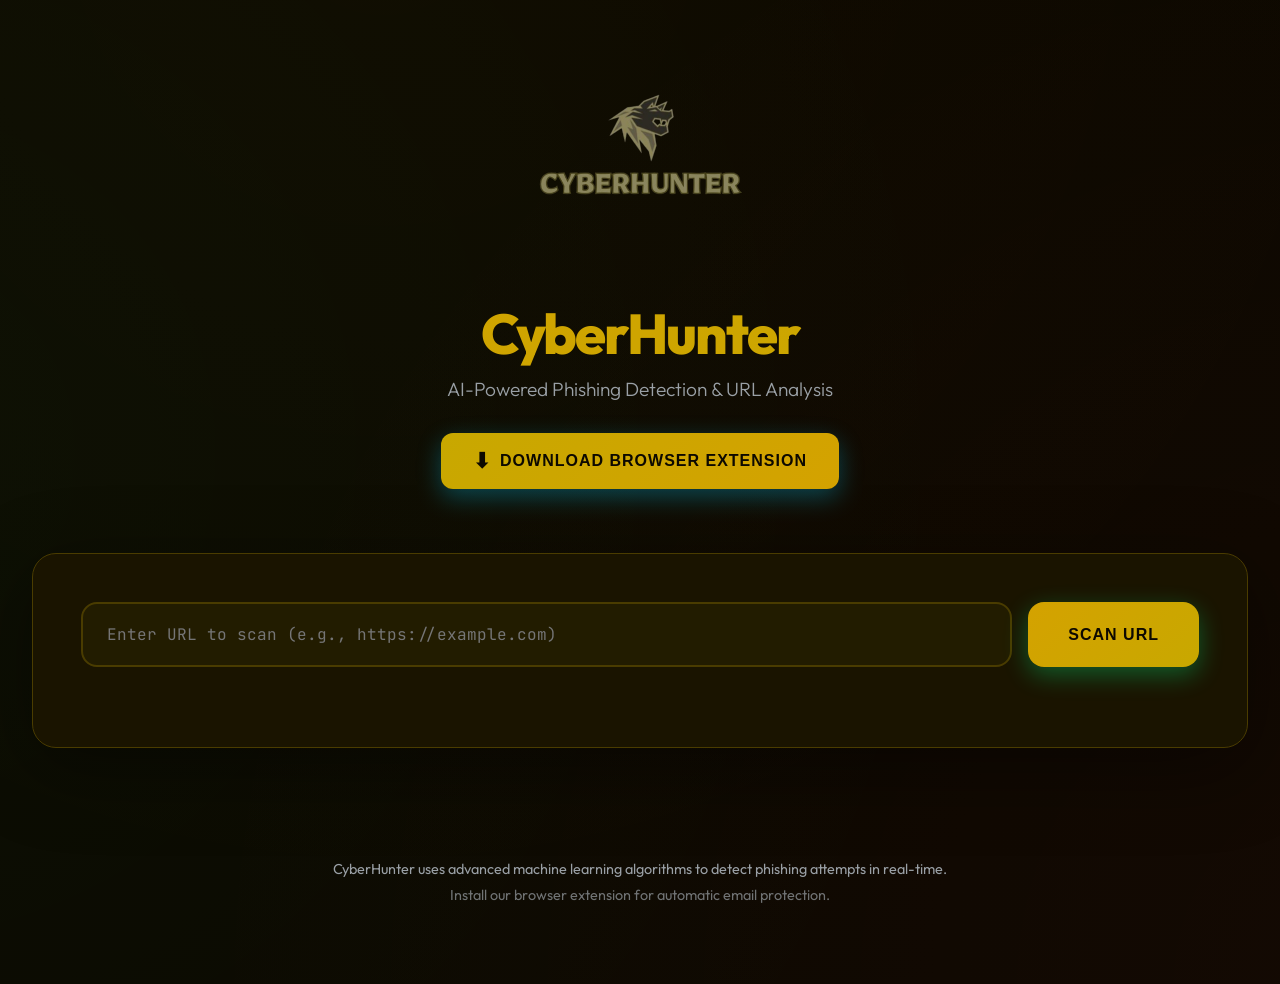
<file: index.html>
<!DOCTYPE html>
<html lang="en">
<head>
    <meta charset="UTF-8">
    <meta name="viewport" content="width=device-width, initial-scale=1.0">
    <title>CyberHunter</title>
    <link href="https://fonts.googleapis.com/css2?family=JetBrains+Mono:wght@400;600;700&family=Outfit:wght@300;400;600;800&display=swap" rel="stylesheet">
    <style>
        :root {
            --primary: #d4a200;
            --danger: #ff3366;
            --warning: #ffaa00;
            --bg-dark: #0d0900;
            --bg-card: #1a1400;
            --bg-input: #221c00;
            --text-primary: #c8a800;
            --text-secondary: #9aa0a6;
            --border: #4a3c00;
            --glow: rgba(0, 255, 136, 0.3);
        }

        * {
            margin: 0;
            padding: 0;
            box-sizing: border-box;
        }

        body {
            font-family: 'Outfit', sans-serif;
            background: var(--bg-dark);
            color: var(--text-primary);
            min-height: 100vh;
            position: relative;
            overflow-x: hidden;
        }

        /* Animated background */
        body::before {
            content: '';
            position: fixed;
            top: -50%;
            left: -50%;
            width: 200%;
            height: 200%;
            background: 
                radial-gradient(circle at 20% 50%, rgba(0, 255, 136, 0.03) 0%, transparent 50%),
                radial-gradient(circle at 80% 80%, rgba(255, 51, 102, 0.03) 0%, transparent 50%),
                radial-gradient(circle at 40% 20%, rgba(255, 170, 0, 0.02) 0%, transparent 50%);
            animation: backgroundShift 30s ease infinite;
            z-index: 0;
        }

        @keyframes backgroundShift {
            0%, 100% { transform: translate(0, 0) rotate(0deg); }
            50% { transform: translate(5%, 5%) rotate(5deg); }
        }

        .container {
            max-width: 1400px;
            margin: 0 auto;
            padding: 2rem;
            position: relative;
            z-index: 1;
        }

        /* Header */
        header {
            text-align: center;
            margin-bottom: 4rem;
            animation: fadeInDown 0.8s ease;
        }

        @keyframes fadeInDown {
            from {
                opacity: 0;
                transform: translateY(-30px);
            }
            to {
                opacity: 1;
                transform: translateY(0);
            }
        }

        .logo {
            display: flex;
            align-items: center;
            justify-content: center;
            gap: 1rem;
            margin-bottom: 1rem;
        }

        .logo-icon {
            width: 60px;
            height: 60px;
            background: linear-gradient(135deg, var(--primary), #c8a800);
            border-radius: 16px;
            display: flex;
            align-items: center;
            justify-content: center;
            font-size: 2rem;
            box-shadow: 0 8px 32px rgba(0, 255, 136, 0.3);
            animation: pulse 3s ease-in-out infinite;
        }

        @keyframes pulse {
            0%, 100% { transform: scale(1); box-shadow: 0 8px 32px rgba(0, 255, 136, 0.3); }
            50% { transform: scale(1.05); box-shadow: 0 12px 48px rgba(0, 255, 136, 0.5); }
        }

        h1 {
            font-size: 3.5rem;
            font-weight: 800;
            background: linear-gradient(135deg, var(--primary), #c8a800);
            -webkit-background-clip: text;
            -webkit-text-fill-color: transparent;
            background-clip: text;
            letter-spacing: -2px;
        }

        .tagline {
            color: var(--text-secondary);
            font-size: 1.2rem;
            margin-top: 0.5rem;
            font-weight: 300;
        }

        .download-extension-btn {
            margin-top: 2rem;
            padding: 1rem 2rem;
            background: linear-gradient(135deg, #c8a800, var(--primary));
            border: none;
            border-radius: 12px;
            color: var(--bg-dark);
            font-size: 1rem;
            font-weight: 700;
            cursor: pointer;
            transition: all 0.3s ease;
            text-transform: uppercase;
            letter-spacing: 1px;
            box-shadow: 0 8px 24px rgba(0, 204, 255, 0.3);
            display: inline-flex;
            align-items: center;
            gap: 0.5rem;
        }

        .download-extension-btn:hover {
            transform: translateY(-3px);
            box-shadow: 0 12px 32px rgba(0, 204, 255, 0.5);
        }

        .download-extension-btn:active {
            transform: translateY(-1px);
        }

        .download-icon {
            font-size: 1.3rem;
            animation: bounce 2s ease-in-out infinite;
        }

        @keyframes bounce {
            0%, 100% { transform: translateY(0); }
            50% { transform: translateY(-5px); }
        }

        /* Main Scanner */
        .scanner-section {
            background: var(--bg-card);
            border-radius: 24px;
            padding: 3rem;
            border: 1px solid var(--border);
            margin-bottom: 3rem;
            box-shadow: 0 20px 80px rgba(0, 0, 0, 0.4);
            animation: fadeInUp 0.8s ease 0.2s backwards;
        }

        @keyframes fadeInUp {
            from {
                opacity: 0;
                transform: translateY(30px);
            }
            to {
                opacity: 1;
                transform: translateY(0);
            }
        }

        .url-input-group {
            display: flex;
            gap: 1rem;
            margin-bottom: 2rem;
        }

        .url-input {
            flex: 1;
            padding: 1.25rem 1.5rem;
            background: var(--bg-input);
            border: 2px solid var(--border);
            border-radius: 16px;
            color: var(--text-primary);
            font-size: 1rem;
            font-family: 'JetBrains Mono', monospace;
            transition: all 0.3s ease;
        }

        .url-input:focus {
            outline: none;
            border-color: var(--primary);
            box-shadow: 0 0 0 4px var(--glow);
        }

        .scan-btn {
            padding: 1.25rem 2.5rem;
            background: linear-gradient(135deg, var(--primary), #c8a800);
            border: none;
            border-radius: 16px;
            color: var(--bg-dark);
            font-size: 1rem;
            font-weight: 700;
            cursor: pointer;
            transition: all 0.3s ease;
            text-transform: uppercase;
            letter-spacing: 1px;
            box-shadow: 0 8px 24px rgba(0, 255, 136, 0.3);
        }

        .scan-btn:hover {
            transform: translateY(-2px);
            box-shadow: 0 12px 32px rgba(0, 255, 136, 0.5);
        }

        .scan-btn:active {
            transform: translateY(0);
        }

        .scan-btn:disabled {
            opacity: 0.5;
            cursor: not-allowed;
            transform: none;
        }

        /* Results Section */
        .results {
            display: none;
            animation: fadeInUp 0.5s ease;
        }

        .results.show {
            display: block;
        }

        .result-header {
            display: flex;
            align-items: center;
            gap: 1.5rem;
            padding: 2rem;
            border-radius: 16px;
            margin-bottom: 2rem;
        }

        .result-header.safe {
            background: linear-gradient(135deg, rgba(0, 255, 136, 0.1), rgba(0, 204, 255, 0.05));
            border: 2px solid rgba(0, 255, 136, 0.3);
        }

        .result-header.danger {
            background: linear-gradient(135deg, rgba(255, 51, 102, 0.1), rgba(255, 0, 85, 0.05));
            border: 2px solid rgba(255, 51, 102, 0.3);
        }

        .result-header.warning {
            background: linear-gradient(135deg, rgba(255, 170, 0, 0.1), rgba(255, 200, 0, 0.05));
            border: 2px solid rgba(255, 170, 0, 0.3);
        }

        .result-icon {
            width: 80px;
            height: 80px;
            border-radius: 50%;
            display: flex;
            align-items: center;
            justify-content: center;
            font-size: 2.5rem;
            flex-shrink: 0;
        }

        .safe .result-icon {
            background: rgba(0, 255, 136, 0.2);
        }

        .danger .result-icon {
            background: rgba(255, 51, 102, 0.2);
        }

        .warning .result-icon {
            background: rgba(255, 170, 0, 0.2);
        }

        .result-content h2 {
            font-size: 2rem;
            margin-bottom: 0.5rem;
        }

        .confidence-score {
            font-family: 'JetBrains Mono', monospace;
            font-size: 1.1rem;
            opacity: 0.9;
        }

        /* Feature Analysis */
        .feature-grid {
            display: grid;
            grid-template-columns: repeat(auto-fit, minmax(300px, 1fr));
            gap: 1.5rem;
            margin-top: 2rem;
        }

        .feature-card {
            background: var(--bg-input);
            padding: 1.5rem;
            border-radius: 16px;
            border: 1px solid var(--border);
            transition: all 0.3s ease;
        }

        .feature-card:hover {
            border-color: var(--primary);
            transform: translateY(-4px);
            box-shadow: 0 8px 24px rgba(0, 255, 136, 0.1);
        }

        .feature-header {
            display: flex;
            justify-content: space-between;
            align-items: center;
            margin-bottom: 1rem;
        }

        .feature-title {
            font-weight: 600;
            font-size: 1rem;
        }

        .feature-status {
            padding: 0.25rem 0.75rem;
            border-radius: 8px;
            font-size: 0.75rem;
            font-weight: 600;
            text-transform: uppercase;
            letter-spacing: 0.5px;
        }

        .status-safe {
            background: rgba(0, 255, 136, 0.2);
            color: var(--primary);
        }

        .status-danger {
            background: rgba(255, 51, 102, 0.2);
            color: var(--danger);
        }

        .status-warning {
            background: rgba(255, 170, 0, 0.2);
            color: var(--warning);
        }

        .feature-value {
            font-family: 'JetBrains Mono', monospace;
            color: var(--text-secondary);
            font-size: 0.9rem;
        }

        /* Loading Animation */
        .loading {
            text-align: center;
            padding: 3rem 0;
            display: none;
        }

        .loading.show {
            display: block;
        }

        .loading-spinner {
            width: 60px;
            height: 60px;
            border: 4px solid var(--border);
            border-top-color: var(--primary);
            border-radius: 50%;
            animation: spin 1s linear infinite;
            margin: 0 auto 1.5rem;
        }

        @keyframes spin {
            to { transform: rotate(360deg); }
        }

        /* Stats Bar */
        .stats-bar {
            display: grid;
            grid-template-columns: repeat(auto-fit, minmax(200px, 1fr));
            gap: 2rem;
            margin-bottom: 3rem;
            animation: fadeInUp 0.8s ease 0.4s backwards;
        }

        .stat-card {
            background: var(--bg-card);
            padding: 2rem;
            border-radius: 16px;
            border: 1px solid var(--border);
            text-align: center;
        }

        .stat-value {
            font-size: 2.5rem;
            font-weight: 800;
            background: linear-gradient(135deg, var(--primary), #c8a800);
            -webkit-background-clip: text;
            -webkit-text-fill-color: transparent;
            background-clip: text;
            margin-bottom: 0.5rem;
        }

        .stat-label {
            color: var(--text-secondary);
            font-size: 0.9rem;
            text-transform: uppercase;
            letter-spacing: 1px;
        }

        /* Footer */
        footer {
            text-align: center;
            padding: 3rem 0;
            color: var(--text-secondary);
            font-size: 0.9rem;
            margin-top: 4rem;
        }

        /* Extension Modal */
        .extension-modal {
            display: none;
            position: fixed;
            top: 0;
            left: 0;
            width: 100%;
            height: 100%;
            background: rgba(0, 0, 0, 0.8);
            z-index: 1000;
            align-items: center;
            justify-content: center;
            animation: fadeIn 0.3s ease;
        }

        .extension-modal.show {
            display: flex;
        }

        @keyframes fadeIn {
            from { opacity: 0; }
            to { opacity: 1; }
        }

        .modal-content {
            background: var(--bg-card);
            border-radius: 24px;
            padding: 3rem;
            max-width: 600px;
            width: 90%;
            border: 2px solid var(--border);
            box-shadow: 0 20px 80px rgba(0, 0, 0, 0.5);
            animation: slideUp 0.3s ease;
            position: relative;
        }

        @keyframes slideUp {
            from {
                opacity: 0;
                transform: translateY(30px);
            }
            to {
                opacity: 1;
                transform: translateY(0);
            }
        }

        .modal-close {
            position: absolute;
            top: 1.5rem;
            right: 1.5rem;
            background: var(--bg-input);
            border: none;
            width: 40px;
            height: 40px;
            border-radius: 50%;
            color: var(--text-primary);
            font-size: 1.5rem;
            cursor: pointer;
            transition: all 0.3s ease;
            display: flex;
            align-items: center;
            justify-content: center;
        }

        .modal-close:hover {
            background: var(--danger);
            transform: rotate(90deg);
        }

        .modal-header {
            font-size: 1.8rem;
            font-weight: 700;
            margin-bottom: 1.5rem;
            background: linear-gradient(135deg, var(--primary), #c8a800);
            -webkit-background-clip: text;
            -webkit-text-fill-color: transparent;
            background-clip: text;
        }

        .modal-steps {
            list-style: none;
            counter-reset: step-counter;
        }

        .modal-steps li {
            counter-increment: step-counter;
            margin-bottom: 0.6rem;
            padding-left: 2rem;
            position: relative;
            line-height: 1.4;
            font-size: 0.82rem;
            color: var(--text-secondary);
        }

        .modal-steps li::before {
            content: counter(step-counter);
            position: absolute;
            left: 0;
            top: 0;
            width: 20px;
            height: 20px;
            background: linear-gradient(135deg, var(--primary), #c8a800);
            border-radius: 50%;
            display: flex;
            align-items: center;
            justify-content: center;
            font-weight: 700;
            font-size: 0.7rem;
            color: var(--bg-dark);
        }

        .modal-code {
            background: var(--bg-input);
            padding: 0.3rem 0.6rem;
            border-radius: 6px;
            font-family: 'JetBrains Mono', monospace;
            font-size: 0.75rem;
            color: var(--primary);
            margin: 0.25rem 0;
            border: 1px solid var(--border);
            display: inline-block;
        }

        .modal-note {
            background: rgba(255, 170, 0, 0.08);
            border: 1px solid rgba(255, 170, 0, 0.25);
            padding: 0.6rem 0.8rem;
            border-radius: 8px;
            margin-top: 0.75rem;
            font-size: 0.78rem;
            line-height: 1.4;
            color: var(--text-secondary);
        }

        /* Auth section inside modal */
        .modal-auth-divider {
            border: none;
            border-top: 1px solid var(--border);
            margin: 1.5rem 0;
        }

        .modal-auth-title {
            font-size: 1rem;
            font-weight: 600;
            color: var(--text-secondary);
            text-align: center;
            margin-bottom: 1rem;
        }

        .modal-auth-tabs {
            display: flex;
            gap: 0.5rem;
            margin-bottom: 1.25rem;
        }

        .modal-auth-tab {
            flex: 1;
            padding: 0.6rem;
            background: var(--bg-input);
            border: 1px solid var(--border);
            border-radius: 8px;
            color: var(--text-secondary);
            font-size: 0.9rem;
            font-weight: 600;
            cursor: pointer;
            transition: all 0.2s;
        }

        .modal-auth-tab.active {
            background: linear-gradient(135deg, var(--primary), #c8a800);
            color: var(--bg-dark);
            border-color: transparent;
        }

        .modal-auth-form {
            display: none;
            flex-direction: column;
            gap: 0.75rem;
        }

        .modal-auth-form.active { display: flex; }

        .modal-auth-input {
            padding: 0.75rem 1rem;
            background: var(--bg-input);
            border: 1px solid var(--border);
            border-radius: 10px;
            color: var(--text-primary);
            font-size: 0.9rem;
            outline: none;
            transition: border-color 0.2s;
        }

        .modal-auth-input:focus { border-color: var(--primary); }

        .modal-auth-submit {
            padding: 0.75rem;
            background: linear-gradient(135deg, var(--primary), #c8a800);
            border: none;
            border-radius: 10px;
            color: var(--bg-dark);
            font-size: 0.95rem;
            font-weight: 700;
            cursor: pointer;
            transition: opacity 0.2s;
        }

        .modal-auth-submit:hover { opacity: 0.85; }

        .modal-auth-msg {
            text-align: center;
            font-size: 0.85rem;
            min-height: 1.2em;
        }

        .modal-auth-msg.success { color: var(--primary); }
        .modal-auth-msg.error   { color: var(--danger); }

        .modal-logged-in {
            display: none;
            align-items: center;
            gap: 1rem;
            background: var(--bg-input);
            border-radius: 12px;
            padding: 1rem;
            border: 1px solid var(--border);
        }

        .modal-logged-in.show { display: flex; }

        .modal-logged-avatar {
            width: 44px;
            height: 44px;
            border-radius: 50%;
            background: linear-gradient(135deg, var(--primary), #c8a800);
            display: flex;
            align-items: center;
            justify-content: center;
            font-weight: 700;
            color: var(--bg-dark);
            font-size: 1.1rem;
            flex-shrink: 0;
        }

        .modal-logged-info { flex: 1; }
        .modal-logged-name { font-weight: 700; font-size: 0.95rem; }
        .modal-logged-email { font-size: 0.8rem; color: var(--text-secondary); }

        .modal-signout-btn {
            background: none;
            border: 1px solid var(--border);
            color: var(--text-secondary);
            padding: 0.4rem 0.8rem;
            border-radius: 8px;
            font-size: 0.8rem;
            cursor: pointer;
            transition: all 0.2s;
        }

        .modal-signout-btn:hover { border-color: var(--danger); color: var(--danger); }

        @media (max-width: 768px) {
            h1 {
                font-size: 2.5rem;
            }

            .url-input-group {
                flex-direction: column;
            }

            .scanner-section {
                padding: 2rem 1.5rem;
            }

            .feature-grid {
                grid-template-columns: 1fr;
            }

            .modal-content {
                padding: 2rem 1.5rem;
            }

            .download-extension-btn {
                font-size: 0.9rem;
                padding: 0.875rem 1.5rem;
            }
        }
    </style>
</head>
<body>
    <div class="container">
        <header>
            <div class="logo">
                <img src="Cyberhunter_web.png" alt="CyberHunter Logo" style="width:250px;height:250px;object-fit:contain;">
            </div>
            <h1>CyberHunter</h1>
            <p class="tagline">AI-Powered Phishing Detection & URL Analysis</p>
            <button class="download-extension-btn" id="downloadExtensionBtn">
                <span class="download-icon">⬇</span>
                Download Browser Extension
            </button>
        </header>


        <div class="scanner-section">
            <div class="url-input-group">
                <input 
                    type="text" 
                    class="url-input" 
                    id="urlInput" 
                    placeholder="Enter URL to scan (e.g., https://example.com)"
                    autocomplete="off"
                >
                <button class="scan-btn" id="scanBtn">Scan URL</button>
            </div>

            <div class="loading" id="loading">
                <div class="loading-spinner"></div>
                <p>Scanning...</p>
            </div>

            <div class="results" id="results">
                <div class="result-header" id="resultHeader">
                    <div class="result-icon" id="resultIcon">✓</div>
                    <div class="result-content">
                        <h2 id="resultTitle">Safe Website</h2>
                        <p class="confidence-score">Risk Score: <span id="confidence">95.2%</span></p>
                    </div>
                </div>

                <div class="feature-grid" id="featureGrid">
                    <!-- Features will be populated dynamically -->
                </div>
            </div>
        </div>

        <footer>
            <p>CyberHunter uses advanced machine learning algorithms to detect phishing attempts in real-time.</p>
            <p style="margin-top: 0.5rem; opacity: 0.7;">Install our browser extension for automatic email protection.</p>
        </footer>
    </div>

    <!-- Extension Installation Modal -->
    <div class="extension-modal" id="extensionModal">
        <div class="modal-content">
            <button class="modal-close" id="modalClose">×</button>
            <h2 class="modal-header">🛡️ Install CyberHunter Extension</h2>

            <!-- Auth (top) -->
            <p class="modal-auth-title">Sign in to use the extension</p>

            <!-- Logged-in state -->
            <div class="modal-logged-in" id="modalLoggedIn">
                <div class="modal-logged-avatar" id="modalAvatar">U</div>
                <div class="modal-logged-info">
                    <div class="modal-logged-name" id="modalUserName">User</div>
                    <div class="modal-logged-email" id="modalUserEmail"></div>
                </div>
                <button class="modal-signout-btn" id="modalSignOut">Sign Out</button>
            </div>

            <!-- Auth forms -->
            <div id="modalAuthForms">
                <div class="modal-auth-tabs">
                    <button class="modal-auth-tab active" id="tabLogin">Log In</button>
                    <button class="modal-auth-tab" id="tabSignup">Sign Up</button>
                </div>

                <form class="modal-auth-form active" id="loginForm">
                    <input class="modal-auth-input" type="email" id="loginEmail" placeholder="Email" required>
                    <input class="modal-auth-input" type="password" id="loginPassword" placeholder="Password" required>
                    <button class="modal-auth-submit" type="submit">Log In</button>
                    <div class="modal-auth-msg" id="loginMsg"></div>
                </form>

                <form class="modal-auth-form" id="signupForm">
                    <input class="modal-auth-input" type="text" id="signupName" placeholder="Full Name" required>
                    <input class="modal-auth-input" type="email" id="signupEmail" placeholder="Email" required>
                    <input class="modal-auth-input" type="password" id="signupPassword" placeholder="Password (min 6 chars)" required>
                    <button class="modal-auth-submit" type="submit">Create Account</button>
                    <div class="modal-auth-msg" id="signupMsg"></div>
                </form>
            </div>

            <hr class="modal-auth-divider">

            <!-- Installation steps (compact) -->
            <ul class="modal-steps">
                <li><strong>Extract the ZIP file</strong> to a folder on your computer</li>
                <li>Open Chrome/Edge → <span class="modal-code">chrome://extensions</span></li>
                <li>Enable <strong>"Developer mode"</strong> (top-right toggle)</li>
                <li>Click <strong>"Load unpacked"</strong> and select the extracted folder</li>
                <li>CyberHunter is now installed and active! 🎉</li>
            </ul>

            <div class="modal-note">
                <strong>⚠️</strong> Keep the ML server running: <span class="modal-code">python ml-model/api_server.py</span>
            </div>
        </div>
    </div>

    <script>
        // API Configuration
        const API_URL = 'http://localhost:5000/api/analyze';

        // ML Feature Extraction Functions (Fallback - API does the real work)
        class PhishingDetector {
            constructor() {
                this.suspiciousKeywords = [
                    'verify', 'account', 'suspended', 'urgent', 'confirm', 'update',
                    'security', 'click', 'login', 'password', 'banking', 'paypal',
                    'amazon', 'winner', 'prize', 'free', 'claim', 'limited'
                ];
                this.suspiciousTLDs = ['.tk', '.ml', '.ga', '.cf', '.gq', '.xyz', '.top'];
                this.legitimateTLDs = ['.com', '.org', '.edu', '.gov', '.net'];
            }

            async analyzeURL(url) {
                try {
                    const urlObj = new URL(url);
                    
                    // Extract features
                    const features = {
                        urlLength: this.analyzeURLLength(url),
                        suspiciousCharacters: this.analyzeSuspiciousChars(url),
                        httpsEnabled: this.analyzeHTTPS(urlObj),
                        subdomainCount: this.analyzeSubdomains(urlObj.hostname),
                        suspiciousKeywords: this.analyzeKeywords(url),
                        ipAddress: this.hasIPAddress(urlObj.hostname),
                        urlShortener: this.isURLShortener(urlObj.hostname),
                        tldRisk: this.analyzeTLD(urlObj.hostname),
                        homographAttack: this.detectHomograph(urlObj.hostname)
                    };

                    // Calculate risk score
                    const riskScore = this.calculateRiskScore(features);
                    
                    return {
                        features,
                        riskScore,
                        classification: this.classifyRisk(riskScore)
                    };
                } catch (error) {
                    throw new Error('Invalid URL format');
                }
            }

            analyzeURLLength(url) {
                const length = url.length;
                let risk = 'safe';
                let status = 'Normal length';
                
                if (length > 75) {
                    risk = 'danger';
                    status = `Unusually long (${length} chars)`;
                } else if (length > 54) {
                    risk = 'warning';
                    status = `Moderately long (${length} chars)`;
                } else {
                    status = `Normal (${length} chars)`;
                }

                return { risk, value: status, score: length > 75 ? 0.8 : length > 54 ? 0.4 : 0 };
            }


            analyzeSuspiciousChars(url) {
                // Check for @ in URL (credential attack: http://google.com@evil.com)
                try {
                    const urlObj = new URL(url);
                    if (urlObj.username || url.indexOf('@') > url.indexOf('://') + 3) {
                        return {
                            risk: 'danger',
                            value: '@ symbol in URL - credential/redirect attack',
                            score: 0.9
                        };
                    }
                } catch(e) {}

                const suspiciousChars = ['-', '_'];
                let count = 0;

                suspiciousChars.forEach(char => {
                    count += (url.split(char).length - 1);
                });

                let risk = 'safe';
                let status = '';

                if (count > 5) {
                    risk = 'danger';
                    status = `Many suspicious chars (${count})`;
                } else if (count > 2) {
                    risk = 'warning';
                    status = `Some suspicious chars (${count})`;
                } else {
                    risk = 'safe';
                    status = `Minimal special chars (${count})`;
                }

                return { risk, value: status, score: count > 5 ? 0.6 : count > 2 ? 0.3 : 0 };
            }

            analyzeHTTPS(urlObj) {
                const hasHTTPS = urlObj.protocol === 'https:';
                return {
                    risk: hasHTTPS ? 'safe' : 'warning',
                    value: hasHTTPS ? 'HTTPS enabled' : 'HTTP only (no encryption)',
                    score: hasHTTPS ? -0.2 : 0.3
                };
            }

            analyzeSubdomains(hostname) {
                const parts = hostname.split('.');
                const subdomainCount = Math.max(0, parts.length - 2);

                let risk = 'safe';
                let status = '';

                if (subdomainCount > 3) {
                    risk = 'danger';
                    status = `Excessive subdomains (${subdomainCount})`;
                } else if (subdomainCount > 1) {
                    risk = 'warning';
                    status = `Multiple subdomains (${subdomainCount})`;
                } else {
                    risk = 'safe';
                    status = subdomainCount === 0 ? 'No subdomains' : '1 subdomain';
                }

                return { risk, value: status, score: subdomainCount > 3 ? 0.7 : subdomainCount > 1 ? 0.3 : 0 };
            }

            analyzeKeywords(url) {
                const urlLower = url.toLowerCase();
                const foundKeywords = this.suspiciousKeywords.filter(kw => urlLower.includes(kw));

                // Check for brand names in URL path targeting (e.g., evil.com/paypal/login)
                try {
                    const urlObj = new URL(url);
                    const path = urlObj.pathname.toLowerCase();
                    const brandNames = ['paypal', 'google', 'microsoft', 'apple', 'amazon',
                                        'netflix', 'facebook', 'chase', 'dhl', 'fedex', 'ebay'];
                    const loginWords = ['login', 'signin', 'sign-in', 'auth', 'verify', 'secure', 'account'];
                    const hasBrandInPath = brandNames.some(b => path.includes(b));
                    const hasLoginInPath = loginWords.some(w => path.includes(w));
                    const hostHasBrand = brandNames.some(b => urlObj.hostname.includes(b));

                    if (hasBrandInPath && !hostHasBrand) {
                        foundKeywords.push('brand-in-path');
                    }
                    if (hasBrandInPath && hasLoginInPath && !hostHasBrand) {
                        foundKeywords.push('phishing-login-page');
                    }
                } catch(e) {}

                let risk = 'safe';
                let status = '';

                if (foundKeywords.length > 2) {
                    risk = 'danger';
                    status = `High-risk keywords found: ${foundKeywords.join(', ')}`;
                } else if (foundKeywords.length > 0) {
                    risk = 'warning';
                    status = `Suspicious keywords: ${foundKeywords.join(', ')}`;
                } else {
                    risk = 'safe';
                    status = 'No suspicious keywords';
                }

                return { risk, value: status, score: foundKeywords.length > 2 ? 0.9 : foundKeywords.length > 0 ? 0.4 : 0 };
            }

            hasIPAddress(hostname) {
                const ipPattern = /^(\d{1,3}\.){3}\d{1,3}$/;
                const hasIP = ipPattern.test(hostname);

                return {
                    risk: hasIP ? 'danger' : 'safe',
                    value: hasIP ? 'Uses IP address instead of domain' : 'Uses domain name',
                    score: hasIP ? 0.8 : 0
                };
            }

            isURLShortener(hostname) {
                const shorteners = ['bit.ly', 'tinyurl.com', 'goo.gl', 't.co', 'ow.ly', 'is.gd'];
                const isShortener = shorteners.some(s => hostname.includes(s));

                return {
                    risk: isShortener ? 'warning' : 'safe',
                    value: isShortener ? 'URL shortener detected' : 'Direct URL',
                    score: isShortener ? 0.4 : 0
                };
            }

            analyzeTLD(hostname) {
                const tld = hostname.substring(hostname.lastIndexOf('.'));
                const isSuspicious = this.suspiciousTLDs.includes(tld);
                const isLegitimate = this.legitimateTLDs.includes(tld);

                let risk = 'safe';
                let status = `TLD: ${tld}`;

                if (isSuspicious) {
                    risk = 'danger';
                    status = `High-risk TLD: ${tld}`;
                } else if (!isLegitimate) {
                    risk = 'warning';
                    status = `Uncommon TLD: ${tld}`;
                }

                return { risk, value: status, score: isSuspicious ? 0.7 : !isLegitimate ? 0.2 : 0 };
            }

            detectHomograph(hostname) {
                // Detect potential homograph attacks (Punycode, lookalike characters, typosquatting)
                const hasPunycode = hostname.includes('xn--');
                const suspiciousChars = /[а-яА-Я]|[α-ωΑ-Ω]/; // Cyrillic or Greek
                const hasLookalike = suspiciousChars.test(hostname);

                // Detect number-letter substitution typosquatting
                const typoPatterns = [
                    'paypa1', 'paypai', 'paypal1',
                    'g00gle', 'g0ogle', 'go0gle', 'goog1e',
                    'micr0soft', 'micosoft', 'microsfot',
                    'appl3',
                    'amaz0n', 'ama0zon',
                    'faceb00k', 'fac3book',
                    'netf1ix', 'n3tflix',
                    'twitt3r',
                    'linkdin', 'l1nkedin',
                    'dh1', 'fed3x',
                    'ch4se', 'we11sfargo',
                    's0ephora', 'seph0ra', 'sephora1', 's3phora'
                ];

                let hasTyposquatting = false;
                const lowerHostname = hostname.toLowerCase();

                for (const typo of typoPatterns) {
                    if (lowerHostname.includes(typo)) {
                        hasTyposquatting = true;
                        break;
                    }
                }

                // Detect generic char substitution: if replacing 0→o, 1→l, 3→e, 5→s yields a brand name
                // ONLY flag if the brand appears in normalized but NOT in original
                // (i.e., the numbers are actually disguising the brand name)
                if (!hasTyposquatting) {
                    const normalized = lowerHostname.replace(/0/g,'o').replace(/1/g,'l').replace(/3/g,'e').replace(/5/g,'s');
                    if (normalized !== lowerHostname) {
                        const brands = ['paypal','google','microsoft','apple','amazon','facebook','netflix','dhl','fedex','chase','sephora'];
                        for (const brand of brands) {
                            if (normalized.includes(brand) && !lowerHostname.includes(brand)) {
                                hasTyposquatting = true;
                                break;
                            }
                        }
                    }
                }

                // Detect brand name in subdomain (e.g., paypal.evil-site.com)
                let hasBrandInSubdomain = false;
                const parts = lowerHostname.split('.');
                if (parts.length >= 3) {
                    const subdomains = parts.slice(0, -2).join('.');
                    const brandDomains = {
                        'paypal': ['paypal.com'], 'google': ['google.com'],
                        'microsoft': ['microsoft.com'], 'apple': ['apple.com'],
                        'amazon': ['amazon.com'], 'netflix': ['netflix.com'],
                        'facebook': ['facebook.com'], 'chase': ['chase.com'],
                        'dhl': ['dhl.com'], 'fedex': ['fedex.com'],
                        'sephora': ['sephora.com', 'sephora.sa', 'sephora-info-fr.com', 'sephora-info-me.com']
                    };
                    for (const [brand, legit] of Object.entries(brandDomains)) {
                        if (subdomains.includes(brand) && !legit.some(d => lowerHostname.endsWith(d))) {
                            hasBrandInSubdomain = true;
                            break;
                        }
                    }
                }

                const isHomograph = hasPunycode || hasLookalike || hasTyposquatting || hasBrandInSubdomain;

                let value = 'No homograph detected';
                if (hasTyposquatting) value = 'Typosquatting attack detected';
                else if (hasBrandInSubdomain) value = 'Brand name in subdomain - impersonation attempt';
                else if (hasPunycode || hasLookalike) value = 'Potential homograph attack';

                return {
                    risk: isHomograph ? 'danger' : 'safe',
                    value,
                    score: isHomograph ? 0.9 : 0
                };
            }

            calculateRiskScore(features) {
                // Sum all feature scores
                let totalScore = 0;
                Object.values(features).forEach(feature => {
                    totalScore += feature.score || 0;
                });

                // Convert sum to percentage (max possible ~4.5 from all features)
                let riskScore = Math.max(0, Math.min(100, Math.round((totalScore / 4.0) * 100)));

                return riskScore;
            }

            classifyRisk(score) {
                if (score < 25) return 'safe';
                if (score < 50) return 'warning';
                return 'danger';
            }
        }

        // UI Controller
        const detector = new PhishingDetector();
        const urlInput = document.getElementById('urlInput');
        const scanBtn = document.getElementById('scanBtn');
        const loading = document.getElementById('loading');
        const results = document.getElementById('results');
        const resultHeader = document.getElementById('resultHeader');
        const resultIcon = document.getElementById('resultIcon');
        const resultTitle = document.getElementById('resultTitle');
        const confidence = document.getElementById('confidence');
        const featureGrid = document.getElementById('featureGrid');

        scanBtn.addEventListener('click', handleScan);
        urlInput.addEventListener('keypress', (e) => {
            if (e.key === 'Enter') handleScan();
        });

        // Detects incomplete/malformed URL schemes before normalization
        function checkMalformedURL(raw) {
            // Missing colon: "http//", "https//"
            if (/^https?\/\//i.test(raw)) {
                return { risk: 'danger', value: 'Malformed URL — missing colon after scheme', score: 0.9 };
            }
            // Scheme only with no host: "http:", "http:/", "https:", "https:/"
            if (/^https?:\/{0,1}$/i.test(raw)) {
                return { risk: 'danger', value: 'Incomplete URL — no hostname after scheme', score: 0.9 };
            }
            // Scheme + slashes but no host: "https://"
            if (/^https?:\/\/\s*$/i.test(raw)) {
                return { risk: 'danger', value: 'Incomplete URL — empty hostname', score: 0.9 };
            }
            // Single slash after scheme: "http:/hostname" (should be http://hostname)
            if (/^https?:\/[^\/]/i.test(raw)) {
                return { risk: 'danger', value: 'Malformed URL — single slash after scheme (should be ://)', score: 0.9 };
            }
            return { risk: 'safe', value: 'URL structure looks complete', score: 0 };
        }

        async function handleScan() {
            let url = urlInput.value.trim();

            if (!url) {
                alert('Please enter a URL to scan');
                return;
            }

            // Check for malformed URL BEFORE normalization
            const malformedFeature = checkMalformedURL(url);

            // Normalize URL scheme
            if (url.match(/^https?:\/[^\/]/i)) {
                // Fix single slash (e.g., https:/example.com -> https://example.com)
                url = url.replace(/^(https?:\/)([^\/])/i, '$1/$2');
            } else if (!url.match(/^https?:\/\//i)) {
                // Add http:// if no scheme provided (so HTTPS check can flag it)
                url = 'http://' + url;
            }

            // Show loading
            scanBtn.disabled = true;
            loading.classList.add('show');
            results.classList.remove('show');

            try {
                // Call ML API
                const response = await fetch(API_URL, {
                    method: 'POST',
                    headers: {
                        'Content-Type': 'application/json',
                    },
                    body: JSON.stringify({
                        url: url,
                        sender_name: '',
                        email_body: ''
                    })
                });

                if (!response.ok) {
                    const error = await response.json();
                    throw new Error(error.message || 'API request failed');
                }

                const result = await response.json();

                // Convert ML result to display format
                const analysis = convertMLResultToDisplay(result, url);
                injectMalformedFeature(analysis, malformedFeature);
                displayResults(analysis);

            } catch (error) {
                console.error('Error:', error);

                // Fallback to client-side detection if API is unavailable
                if (error.message.includes('Failed to fetch')) {
                    alert('ML API server is not running. Please start it with: python ml-model/api_server.py\n\nFalling back to client-side detection...');
                    try {
                        const analysis = await detector.analyzeURL(url);
                        injectMalformedFeature(analysis, malformedFeature);
                        displayResults(analysis);
                    } catch (e) {
                        alert(e.message);
                    }
                } else {
                    alert(error.message);
                }
            } finally {
                scanBtn.disabled = false;
                loading.classList.remove('show');
            }
        }

        function injectMalformedFeature(analysis, malformedFeature) {
            analysis.features.malformedURL = malformedFeature;
            if (malformedFeature.score > 0) {
                // Boost overall risk score
                analysis.riskScore = Math.min(100, analysis.riskScore + Math.round(malformedFeature.score * 100));
                if (analysis.riskScore >= 50) analysis.classification = 'danger';
            }
        }

        const LEGIT_DOMAINS = ['amazon.com','amazon.sa','amazon.co.uk','amazon.de','amazon.fr','amazon.it','amazon.es','amazon.ca','amazon.ae','amazon.in','amazon.nl','amazon.pl','amazon.se','amazon.com.au','amazon.com.br','amazon.com.mx','amazon.co.jp','amazon.sg','google.com','gmail.com','googleapis.com','apple.com','icloud.com','microsoft.com','outlook.com','paypal.com','netflix.com','fedex.com','dhl.com','ebay.com','linkedin.com','github.com','instagram.com','facebook.com','twitter.com','x.com'];

        function isKnownLegit(url) {
            try {
                const host = new URL(url).hostname.replace(/^www\./, '');
                return LEGIT_DOMAINS.some(d => host === d || host.endsWith('.' + d));
            } catch(e) { return false; }
        }

        function convertMLResultToDisplay(mlResult, normalizedUrl) {
            // Convert ML model result format to display format
            const features = mlResult.email_features || {};
            const isHTTPS = normalizedUrl.match(/^https:\/\//i);

            // Override false positives for known legitimate domains
            if (isKnownLegit(normalizedUrl)) {
                features.brand_impersonation = 0;
                features.typosquatting = 0;
                mlResult.risk_score = Math.min(mlResult.risk_score || 0, 15);
                mlResult.classification = 'low_risk';
                mlResult.feature_analysis = (mlResult.feature_analysis || []).filter(a =>
                    !a.includes('Brand impersonation') && !a.includes('Typosquatting') && !a.includes('CRITICAL')
                );
            }

            const displayFeatures = {
                urlLength: {
                    risk: features.domain_length > 50 ? 'danger' : features.domain_length > 30 ? 'warning' : 'safe',
                    value: `Domain length: ${features.domain_length || 0} chars`,
                    score: features.domain_length > 50 ? 0.5 : features.domain_length > 30 ? 0.3 : 0
                },
                suspiciousCharacters: {
                    risk: features.hyphen_count > 3 ? 'danger' : features.hyphen_count > 1 ? 'warning' : 'safe',
                    value: `Hyphens: ${features.hyphen_count || 0}`,
                    score: features.hyphen_count > 3 ? 0.5 : features.hyphen_count > 1 ? 0.2 : 0
                },
                httpsEnabled: {
                    risk: isHTTPS ? 'safe' : 'warning',
                    value: isHTTPS ? 'HTTPS enabled' : 'HTTP only (no encryption)',
                    score: isHTTPS ? -0.2 : 0.3
                },
                subdomainCount: {
                    risk: features.subdomain_count > 3 ? 'danger' :
                          features.subdomain_count > 1 ? 'warning' : 'safe',
                    value: `Subdomains: ${features.subdomain_count || 0}`,
                    score: features.subdomain_count > 3 ? 0.5 : features.subdomain_count > 1 ? 0.3 : 0
                },
                suspiciousKeywords: {
                    risk: features.suspicious_keyword_count > 3 ? 'danger' :
                          features.suspicious_keyword_count > 0 ? 'warning' : 'safe',
                    value: `Suspicious keywords: ${features.suspicious_keyword_count || 0}`,
                    score: features.suspicious_keyword_count > 3 ? 0.6 : features.suspicious_keyword_count > 0 ? 0.3 : 0
                },
                ipAddress: {
                    risk: features.has_ip_address ? 'danger' : 'safe',
                    value: features.has_ip_address ? 'Uses IP address' : 'Uses domain name',
                    score: features.has_ip_address ? 0.8 : 0
                },
                urlShortener: {
                    risk: 'safe',
                    value: 'Analyzed by ML model',
                    score: 0
                },
                tldRisk: (() => {
                    const knownTlds = ['.com','.net','.org','.edu','.gov','.mil','.sa','.co.uk','.uk','.us','.de','.fr','.it','.es','.ca','.ae','.au','.jp','.sg','.nl','.pl','.se','.br','.mx','.tr','.in','.kr','.cn','.ru','.ch','.io','.co','.app','.dev','.ai','.me','.tv'];
                    let isSuspTld = features.suspicious_tld;
                    try {
                        const host = new URL(normalizedUrl).hostname.replace(/^www\./,'');
                        if (!knownTlds.some(t => host.endsWith(t))) isSuspTld = 1;
                    } catch(e) {}
                    return {
                        risk: isSuspTld ? 'danger' : 'safe',
                        value: isSuspTld ? 'Suspicious TLD' : 'Standard TLD',
                        score: isSuspTld ? 0.6 : 0
                    };
                })(),
                homographAttack: {
                    risk: (features.brand_impersonation || features.typosquatting) ? 'danger' : 'safe',
                    value: features.typosquatting && features.brand_impersonation
                        ? 'Brand impersonation with look-alike characters detected'
                        : features.typosquatting
                        ? 'Look-alike characters detected (e.g. paypa1 → paypal)'
                        : features.brand_impersonation
                        ? 'Sender claims to be a known brand but uses a different domain'
                        : 'No brand or character impersonation detected',
                    score: (features.brand_impersonation || features.typosquatting) ? 1 : 0
                },
            };

            // Calculate risk score by summing all feature scores
            let featureScoreSum = 0;
            Object.values(displayFeatures).forEach(f => {
                featureScoreSum += f.score || 0;
            });
            // Convert sum to percentage (max possible ~4.5 from all features)
            let featureRiskScore = Math.min(100, Math.round((featureScoreSum / 4.0) * 100));
            // Use the higher of ML score or feature-based score
            let riskScore = Math.max(mlResult.risk_score || 0, featureRiskScore);

            let classification = riskScore >= 50 ? 'danger' : riskScore >= 25 ? 'warning' : 'safe';
            // Respect ML override only when score also confirms high risk
            if (mlResult.classification === 'high_risk' && riskScore >= 50) classification = 'danger';

            return {
                riskScore,
                classification,
                mlAnalysis: mlResult.feature_analysis || [],
                features: displayFeatures
            };
        }

        function displayResults(analysis) {
            const { features, riskScore, classification, mlAnalysis } = analysis;

            // Update result header
            resultHeader.className = `result-header ${classification}`;

            const icons = {
                safe: '✓',
                warning: '⚠',
                danger: '✕'
            };

            const titles = {
                safe: 'Website Appears Safe',
                warning: 'Suspicious Activity Detected',
                danger: 'High Risk - Likely Phishing'
            };

            resultIcon.textContent = icons[classification];
            resultTitle.textContent = titles[classification];
            confidence.textContent = `${riskScore.toFixed(1)}%`;

            // Update feature cards
            featureGrid.innerHTML = '';

            // Add ML Analysis section if available
            if (mlAnalysis && mlAnalysis.length > 0) {
                const analysisCard = document.createElement('div');
                analysisCard.className = 'feature-card ml-analysis-card';
                analysisCard.style.gridColumn = '1 / -1';
                analysisCard.style.background = classification === 'danger' ? 'rgba(255, 51, 102, 0.1)' :
                                              classification === 'warning' ? 'rgba(255, 193, 7, 0.1)' :
                                              'rgba(0, 255, 136, 0.1)';
                analysisCard.innerHTML = `
                    <div class="feature-header">
                        <div class="feature-title">⚠️ ML Analysis</div>
                        <div class="feature-status status-${classification === 'safe' ? 'safe' : 'danger'}">
                            ${classification === 'safe' ? 'safe' : 'warning'}
                        </div>
                    </div>
                    <div class="feature-value" style="font-size: 0.9em; line-height: 1.6;">
                        ${mlAnalysis.map(msg => `<div style="margin: 5px 0;">${msg}</div>`).join('')}
                    </div>
                `;
                featureGrid.appendChild(analysisCard);
            }

            const featureLabels = {
                httpsEnabled: 'HTTPS Security',
                suspiciousKeywords: 'Suspicious Keywords',
                ipAddress: 'IP Address',
                tldRisk: 'Top-Level Domain',
                homographAttack: 'Impersonation Detection',
                malformedURL: 'URL Structure'
            };

            Object.entries(featureLabels).forEach(([key, label]) => {
                const feature = features[key];
                if (!feature) return;
                const card = document.createElement('div');
                card.className = 'feature-card';
                card.innerHTML = `
                    <div class="feature-header">
                        <div class="feature-title">${label}</div>
                        <div class="feature-status status-${feature.risk}">${feature.risk}</div>
                    </div>
                    <div class="feature-value">${feature.value}</div>
                `;
                featureGrid.appendChild(card);
            });

            // Show results
            results.classList.add('show');
        }

        // Example URLs for testing
        const examples = [
            'https://google.com',
            'http://paypa1-security-verify.tk',
            'https://example-very-long-suspicious-url-with-many-dashes-and-numbers-12345.xyz'
        ];

        // Extension Download Handler
        const downloadExtensionBtn = document.getElementById('downloadExtensionBtn');
        const extensionModal = document.getElementById('extensionModal');
        const modalClose = document.getElementById('modalClose');

        downloadExtensionBtn.addEventListener('click', async () => {
            try {
                // Show loading state
                downloadExtensionBtn.disabled = true;
                downloadExtensionBtn.innerHTML = '<span class="download-icon">⏳</span> Preparing Download...';

                // Download the ZIP file from API
                const response = await fetch('http://localhost:5000/api/download-extension');

                if (!response.ok) {
                    throw new Error('Failed to download extension');
                }

                // Get the blob
                const blob = await response.blob();

                // Create download link
                const url = window.URL.createObjectURL(blob);
                const a = document.createElement('a');
                a.href = url;
                a.download = 'cyberhunter-extension.zip';
                document.body.appendChild(a);
                a.click();
                document.body.removeChild(a);
                window.URL.revokeObjectURL(url);

                // Show success state
                downloadExtensionBtn.innerHTML = '<span class="download-icon">✓</span> Downloaded!';

                // Show installation instructions after download
                setTimeout(() => {
                    extensionModal.classList.add('show');
                    renderModalAuth();
                    downloadExtensionBtn.disabled = false;
                    downloadExtensionBtn.innerHTML = '<span class="download-icon">⬇</span> Download Browser Extension';
                }, 1000);

            } catch (error) {
                console.error('Download error:', error);
                alert('Failed to download extension. Make sure the API server is running:\npython ml-model/api_server.py');
                downloadExtensionBtn.disabled = false;
                downloadExtensionBtn.innerHTML = '<span class="download-icon">⬇</span> Download Browser Extension';
            }
        });

        modalClose.addEventListener('click', () => {
            extensionModal.classList.remove('show');
        });

        // Close modal when clicking outside
        extensionModal.addEventListener('click', (e) => {
            if (e.target === extensionModal) {
                extensionModal.classList.remove('show');
            }
        });

        // Close modal with Escape key
        document.addEventListener('keydown', (e) => {
            if (e.key === 'Escape' && extensionModal.classList.contains('show')) {
                extensionModal.classList.remove('show');
            }
        });

        // ── Auth (server-backed) ─────────────────────────────────────────
        const AUTH_API = 'http://localhost:5000/api/auth';
        const SESSION_KEY = 'cyberhunter_session';
        const getSession = () => JSON.parse(localStorage.getItem(SESSION_KEY) || 'null');
        const saveSession = u => {
            localStorage.setItem(SESSION_KEY, JSON.stringify(u));
            window.postMessage({ type: 'cyberhunter_auth', user: u }, '*');
        };
        const clearSession = () => {
            localStorage.removeItem(SESSION_KEY);
            window.postMessage({ type: 'cyberhunter_auth', user: null }, '*');
        };

        function renderModalAuth() {
            const user = getSession();
            const loggedInEl = document.getElementById('modalLoggedIn');
            const formsEl = document.getElementById('modalAuthForms');
            if (user) {
                loggedInEl.classList.add('show');
                formsEl.style.display = 'none';
                document.getElementById('modalAvatar').textContent = user.name.charAt(0).toUpperCase();
                document.getElementById('modalUserName').textContent = user.name;
                document.getElementById('modalUserEmail').textContent = user.email;
            } else {
                loggedInEl.classList.remove('show');
                formsEl.style.display = '';
            }
        }

        // Tab switching
        document.getElementById('tabLogin').addEventListener('click', () => {
            document.getElementById('tabLogin').classList.add('active');
            document.getElementById('tabSignup').classList.remove('active');
            document.getElementById('loginForm').classList.add('active');
            document.getElementById('signupForm').classList.remove('active');
        });
        document.getElementById('tabSignup').addEventListener('click', () => {
            document.getElementById('tabSignup').classList.add('active');
            document.getElementById('tabLogin').classList.remove('active');
            document.getElementById('signupForm').classList.add('active');
            document.getElementById('loginForm').classList.remove('active');
        });

        // Login
        document.getElementById('loginForm').addEventListener('submit', async e => {
            e.preventDefault();
            const email = document.getElementById('loginEmail').value.trim().toLowerCase();
            const password = document.getElementById('loginPassword').value;
            const msg = document.getElementById('loginMsg');
            try {
                const res = await fetch(`${AUTH_API}/login`, {
                    method: 'POST',
                    headers: { 'Content-Type': 'application/json' },
                    body: JSON.stringify({ email, password })
                });
                const data = await res.json();
                if (!data.success) {
                    msg.textContent = data.error;
                    msg.className = 'modal-auth-msg error';
                    return;
                }
                saveSession(data.user);
                msg.textContent = '';
                renderModalAuth();
            } catch {
                msg.textContent = 'Server unavailable. Make sure the API server is running.';
                msg.className = 'modal-auth-msg error';
            }
        });

        // Sign up
        document.getElementById('signupForm').addEventListener('submit', async e => {
            e.preventDefault();
            const name = document.getElementById('signupName').value.trim();
            const email = document.getElementById('signupEmail').value.trim().toLowerCase();
            const password = document.getElementById('signupPassword').value;
            const msg = document.getElementById('signupMsg');
            try {
                const res = await fetch(`${AUTH_API}/register`, {
                    method: 'POST',
                    headers: { 'Content-Type': 'application/json' },
                    body: JSON.stringify({ name, email, password })
                });
                const data = await res.json();
                if (!data.success) {
                    msg.textContent = data.error;
                    msg.className = 'modal-auth-msg error';
                    return;
                }
                saveSession(data.user);
                msg.textContent = '';
                renderModalAuth();
            } catch {
                msg.textContent = 'Server unavailable. Make sure the API server is running.';
                msg.className = 'modal-auth-msg error';
            }
        });

        // Sign out
        document.getElementById('modalSignOut').addEventListener('click', () => {
            clearSession();
            renderModalAuth();
        });

        // Render auth state on page load
        renderModalAuth();
    </script>
</body>
</html>
</file>
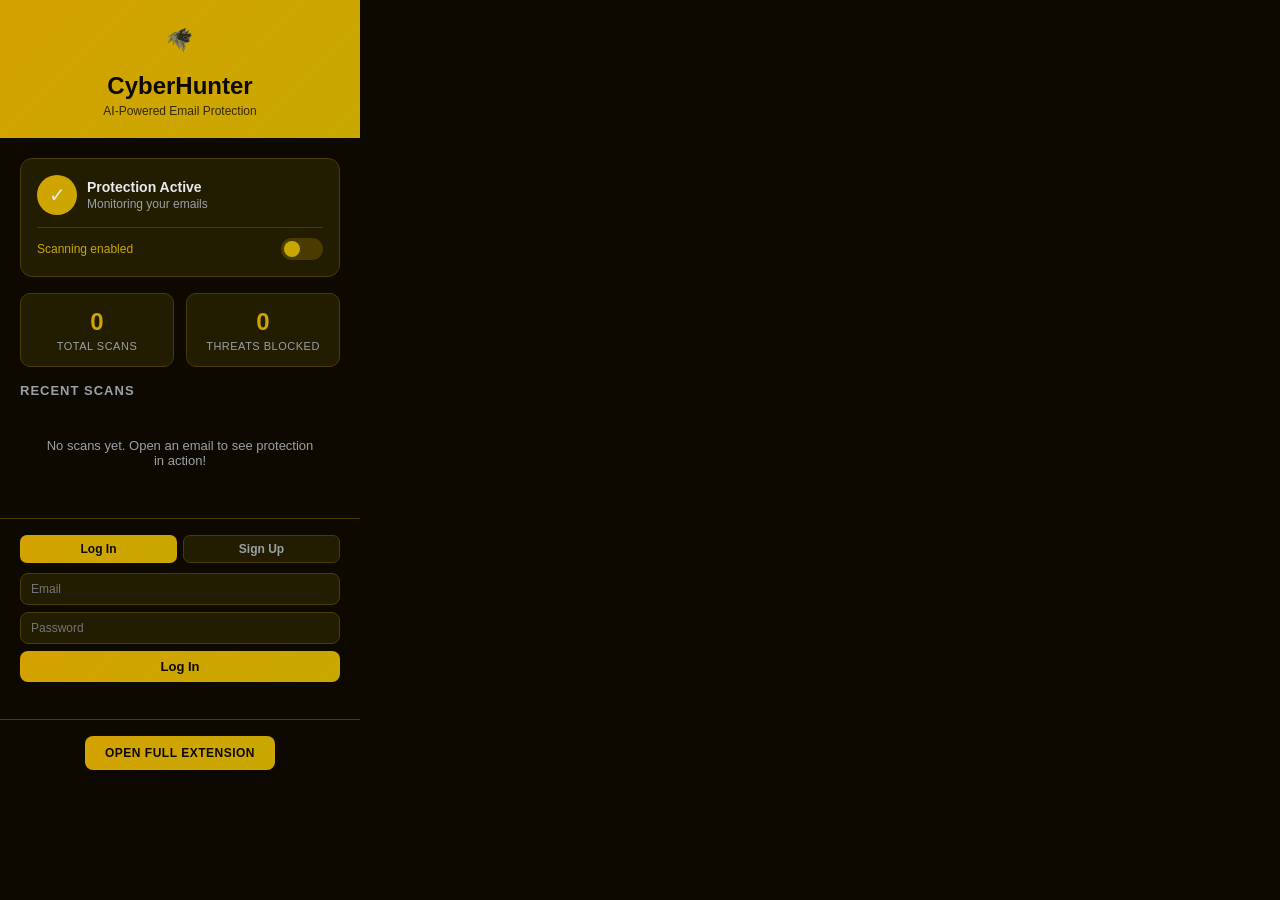
<file: extensions/popup.html>
<!DOCTYPE html>
<html lang="en">
<head>
    <meta charset="UTF-8">
    <meta name="viewport" content="width=device-width, initial-scale=1.0">
    <title>CyberHunter</title>
    <style>
        * {
            margin: 0;
            padding: 0;
            box-sizing: border-box;
        }

        body {
            width: 360px;
            max-height: 580px;
            overflow-y: auto;
            font-family: -apple-system, BlinkMacSystemFont, 'Segoe UI', Roboto, Arial, sans-serif;
            background: linear-gradient(135deg, #0d0900 0%, #0d0900 100%);
            color: #e8eaed;
            padding: 0;
        }

        .header {
            background: linear-gradient(135deg, #d4a200, #c8a800);
            padding: 20px;
            text-align: center;
            color: #0d0900;
        }

        .logo {
            margin-bottom: 8px;
        }

        .logo img {
            width: 130px;
            height: 130px;
            object-fit: contain;
        }

        h1 {
            font-size: 24px;
            font-weight: 800;
            margin-bottom: 4px;
        }

        .tagline {
            font-size: 12px;
            opacity: 0.8;
        }

        .content {
            padding: 20px;
        }

        .status-card {
            background: #221c00;
            border-radius: 12px;
            padding: 16px;
            margin-bottom: 16px;
            border: 1px solid #4a3c00;
        }

        .status-header {
            display: flex;
            align-items: center;
            gap: 10px;
            margin-bottom: 12px;
        }

        .status-icon {
            width: 40px;
            height: 40px;
            border-radius: 50%;
            display: flex;
            align-items: center;
            justify-content: center;
            font-size: 20px;
            background: linear-gradient(135deg, #d4a200, #c8a800);
        }

        .status-text {
            flex: 1;
        }

        .status-title {
            font-weight: 700;
            font-size: 14px;
            margin-bottom: 2px;
        }

        .status-subtitle {
            font-size: 12px;
            color: #9aa0a6;
        }

        .stats-grid {
            display: grid;
            grid-template-columns: repeat(2, 1fr);
            gap: 12px;
            margin-bottom: 16px;
        }

        .stat-box {
            background: #221c00;
            border-radius: 10px;
            padding: 14px;
            text-align: center;
            border: 1px solid #4a3c00;
        }

        .stat-value {
            font-size: 24px;
            font-weight: 800;
            background: linear-gradient(135deg, #d4a200, #c8a800);
            -webkit-background-clip: text;
            -webkit-text-fill-color: transparent;
            background-clip: text;
            margin-bottom: 4px;
        }

        .stat-label {
            font-size: 11px;
            color: #9aa0a6;
            text-transform: uppercase;
            letter-spacing: 0.5px;
        }

        .recent-scans {
            margin-top: 16px;
        }

        .section-title {
            font-size: 13px;
            font-weight: 700;
            text-transform: uppercase;
            letter-spacing: 1px;
            color: #9aa0a6;
            margin-bottom: 10px;
        }

        .scan-list-wrapper {
            max-height: 220px;
            overflow-y: auto;
            scrollbar-width: thin;
            scrollbar-color: #4a3c00 transparent;
        }

        .scan-list-wrapper::-webkit-scrollbar {
            width: 4px;
        }

        .scan-list-wrapper::-webkit-scrollbar-track { background: transparent; }
        .scan-list-wrapper::-webkit-scrollbar-thumb { background: #4a3c00; border-radius: 4px; }

        .scan-item {
            background: #221c00;
            border-radius: 8px;
            padding: 10px 12px;
            margin-bottom: 6px;
            display: flex;
            align-items: center;
            gap: 10px;
            border: 1px solid #4a3c00;
            min-width: 0;
        }

        .scan-icon {
            font-size: 16px;
            flex-shrink: 0;
        }

        .scan-details {
            flex: 1;
            font-size: 12px;
            min-width: 0;
        }

        .scan-subject {
            font-weight: 600;
            color: #e8eaed;
            font-size: 12px;
            white-space: nowrap;
            overflow: hidden;
            text-overflow: ellipsis;
        }

        .scan-sender {
            color: #9aa0a6;
            font-size: 10px;
            white-space: nowrap;
            overflow: hidden;
            text-overflow: ellipsis;
            margin-top: 1px;
        }

        .scan-time {
            color: #6b7280;
            font-size: 10px;
            margin-top: 2px;
        }

        .scan-meta {
            display: flex;
            flex-direction: column;
            align-items: flex-end;
            gap: 4px;
            flex-shrink: 0;
        }

        .scan-risk {
            padding: 2px 7px;
            border-radius: 4px;
            font-size: 10px;
            font-weight: 600;
            text-transform: uppercase;
            white-space: nowrap;
        }

        .scan-score {
            font-size: 10px;
            color: #9aa0a6;
        }

        .risk-high {
            background: rgba(255, 51, 102, 0.2);
            color: #ff5577;
        }

        .risk-medium {
            background: rgba(255, 170, 0, 0.2);
            color: #ffbb33;
        }

        .risk-low {
            background: rgba(0, 255, 136, 0.2);
            color: #00c864;
        }

        .history-toggle {
            width: 100%;
            margin-top: 8px;
            padding: 6px;
            background: none;
            border: 1px solid #4a3c00;
            border-radius: 7px;
            color: #9aa0a6;
            font-size: 11px;
            cursor: pointer;
            text-align: center;
        }

        .history-toggle:hover { border-color: #d4a200; color: #d4a200; }

        /* Scan detail panel */
        .scan-detail {
            display: none;
            flex-direction: column;
            gap: 12px;
            padding: 16px 20px;
        }

        .scan-detail.visible { display: flex; }

        .detail-back {
            display: flex;
            align-items: center;
            gap: 6px;
            background: none;
            border: none;
            color: #9aa0a6;
            font-size: 12px;
            cursor: pointer;
            padding: 0;
            margin-bottom: 4px;
        }

        .detail-back:hover { color: #d4a200; }

        .detail-card {
            background: #221c00;
            border-radius: 12px;
            padding: 16px;
            border: 1px solid #4a3c00;
            display: flex;
            flex-direction: column;
            gap: 12px;
        }

        .detail-risk-row {
            display: flex;
            align-items: center;
            justify-content: space-between;
        }

        .detail-risk-badge {
            padding: 4px 12px;
            border-radius: 6px;
            font-size: 12px;
            font-weight: 700;
            text-transform: uppercase;
        }

        .detail-score-ring {
            display: flex;
            flex-direction: column;
            align-items: center;
        }

        .detail-score-value {
            font-size: 32px;
            font-weight: 800;
            line-height: 1;
        }

        .detail-score-label {
            font-size: 10px;
            color: #9aa0a6;
            text-transform: uppercase;
            letter-spacing: 0.5px;
            margin-top: 2px;
        }

        .detail-field {
            display: flex;
            flex-direction: column;
            gap: 3px;
        }

        .detail-field-label {
            font-size: 10px;
            color: #9aa0a6;
            text-transform: uppercase;
            letter-spacing: 0.5px;
        }

        .detail-field-value {
            font-size: 13px;
            color: #e8eaed;
            word-break: break-all;
        }

        .detail-divider {
            border: none;
            border-top: 1px solid #4a3c00;
            margin: 0;
        }

        .footer {
            padding: 16px 20px;
            background: #0d0900;
            border-top: 1px solid #4a3c00;
            text-align: center;
        }

        .website-link {
            display: inline-block;
            padding: 10px 20px;
            background: linear-gradient(135deg, #d4a200, #c8a800);
            color: #0d0900;
            text-decoration: none;
            border-radius: 8px;
            font-weight: 700;
            font-size: 12px;
            text-transform: uppercase;
            letter-spacing: 0.5px;
            transition: transform 0.2s;
        }

        .website-link:hover {
            transform: translateY(-2px);
        }

        .no-scans {
            text-align: center;
            padding: 30px 20px;
            color: #9aa0a6;
            font-size: 13px;
        }

        /* Profile / Auth */
        .profile-section {
            padding: 16px 20px;
            border-top: 1px solid #4a3c00;
        }

        .profile-logged-in {
            display: none;
            align-items: center;
            gap: 10px;
            background: #221c00;
            border-radius: 10px;
            padding: 12px;
            border: 1px solid #4a3c00;
        }

        .profile-logged-in.show { display: flex; }

        .profile-avatar {
            width: 38px;
            height: 38px;
            border-radius: 50%;
            background: linear-gradient(135deg, #d4a200, #c8a800);
            display: flex;
            align-items: center;
            justify-content: center;
            font-weight: 700;
            color: #0d0900;
            font-size: 1rem;
            flex-shrink: 0;
        }

        .profile-info { flex: 1; }
        .profile-name { font-weight: 700; font-size: 13px; }
        .profile-email { font-size: 11px; color: #9aa0a6; }

        .profile-signout {
            background: none;
            border: 1px solid #4a3c00;
            color: #9aa0a6;
            padding: 4px 8px;
            border-radius: 6px;
            font-size: 11px;
            cursor: pointer;
        }

        .profile-signout:hover { border-color: #ff3366; color: #ff3366; }

        .auth-section { display: block; }

        .auth-tabs {
            display: flex;
            gap: 6px;
            margin-bottom: 10px;
        }

        .auth-tab {
            flex: 1;
            padding: 6px;
            background: #221c00;
            border: 1px solid #4a3c00;
            border-radius: 7px;
            color: #9aa0a6;
            font-size: 12px;
            font-weight: 600;
            cursor: pointer;
        }

        .auth-tab.active {
            background: linear-gradient(135deg, #d4a200, #c8a800);
            color: #0d0900;
            border-color: transparent;
        }

        .auth-form {
            display: none;
            flex-direction: column;
            gap: 7px;
        }

        .auth-form.active { display: flex; }

        .auth-input {
            padding: 8px 10px;
            background: #221c00;
            border: 1px solid #4a3c00;
            border-radius: 8px;
            color: #e8eaed;
            font-size: 12px;
            outline: none;
        }

        .auth-input:focus { border-color: #d4a200; }

        .auth-submit {
            padding: 8px;
            background: linear-gradient(135deg, #d4a200, #c8a800);
            border: none;
            border-radius: 8px;
            color: #0d0900;
            font-size: 13px;
            font-weight: 700;
            cursor: pointer;
        }

        .auth-msg {
            text-align: center;
            font-size: 11px;
            min-height: 14px;
        }

        .auth-msg.success { color: #d4a200; }
        .auth-msg.error { color: #ff3366; }
    </style>
</head>
<body>
    <div class="header">
        <div class="logo"><img src="cyberhunter_ext.png" alt="CyberHunter" style="width:40px;height:40px;object-fit:contain;"></div>
        <h1>CyberHunter</h1>
        <p class="tagline">AI-Powered Email Protection</p>
    </div>

    <div class="content">
        <div class="status-card">
            <div class="status-header">
                <div class="status-icon">✓</div>
                <div class="status-text">
                    <div class="status-title">Protection Active</div>
                    <div class="status-subtitle" id="statusSubtitle">Monitoring your emails</div>
                </div>
            </div>
            <div style="display:flex;align-items:center;justify-content:space-between;margin-top:10px;padding-top:10px;border-top:1px solid #4a3c00;">
                <span style="font-size:12px;color:#c8a800;" id="siteToggleLabel">Scanning enabled</span>
                <label style="position:relative;display:inline-block;width:42px;height:22px;cursor:pointer;">
                    <input type="checkbox" id="siteToggle" checked style="opacity:0;width:0;height:0;">
                    <span id="siteToggleTrack" style="position:absolute;inset:0;background:#4a3c00;border-radius:22px;transition:0.3s;">
                        <span id="siteToggleThumb" style="position:absolute;top:3px;left:3px;width:16px;height:16px;background:#c8a800;border-radius:50%;transition:0.3s;"></span>
                    </span>
                </label>
            </div>
        </div>

        <div class="stats-grid">
            <div class="stat-box">
                <div class="stat-value" id="totalScans">0</div>
                <div class="stat-label">Total Scans</div>
            </div>
            <div class="stat-box">
                <div class="stat-value" id="threatsBlocked">0</div>
                <div class="stat-label">Threats Blocked</div>
            </div>
        </div>

        <div class="recent-scans">
            <div class="section-title">Recent Scans</div>
            <div class="scan-list-wrapper" id="scanListWrapper">
                <div id="scanList">
                    <div class="no-scans">No scans yet. Open an email to see protection in action!</div>
                </div>
            </div>
            <button class="history-toggle" id="historyToggle" style="display:none;">Show more</button>
        </div>
    </div>

    <!-- Scan detail panel (shown when a scan item is clicked) -->
    <div class="scan-detail" id="scanDetail">
        <button class="detail-back" id="detailBack">&#8592; Back to scans</button>
        <div class="detail-card">
            <div class="detail-risk-row">
                <div class="detail-score-ring">
                    <div class="detail-score-value" id="detailScore">—</div>
                    <div class="detail-score-label">Risk Score</div>
                </div>
                <span class="detail-risk-badge" id="detailBadge">—</span>
            </div>
            <hr class="detail-divider">
            <div class="detail-field">
                <div class="detail-field-label">Subject</div>
                <div class="detail-field-value" id="detailSubject">—</div>
            </div>
            <div class="detail-field">
                <div class="detail-field-label">Sender / URL</div>
                <div class="detail-field-value" id="detailUrl">—</div>
            </div>
            <div class="detail-field">
                <div class="detail-field-label">Scanned</div>
                <div class="detail-field-value" id="detailTime">—</div>
            </div>
        </div>
    </div>

    <!-- Profile / Auth -->
    <div class="profile-section">
        <!-- Logged in state -->
        <div class="profile-logged-in" id="extLoggedIn">
            <div class="profile-avatar" id="extAvatar">U</div>
            <div class="profile-info">
                <div class="profile-name" id="extUserName">User</div>
                <div class="profile-email" id="extUserEmail"></div>
            </div>
            <button class="profile-signout" id="extSignOut">Sign Out</button>
        </div>

        <!-- Auth forms -->
        <div id="extAuthForms">
            <div class="auth-tabs">
                <button class="auth-tab active" id="extTabLogin">Log In</button>
                <button class="auth-tab" id="extTabSignup">Sign Up</button>
            </div>

            <form class="auth-form active" id="extLoginForm">
                <input class="auth-input" type="email" id="extLoginEmail" placeholder="Email" required>
                <input class="auth-input" type="password" id="extLoginPassword" placeholder="Password" required>
                <button class="auth-submit" type="submit">Log In</button>
                <div class="auth-msg" id="extLoginMsg"></div>
            </form>

            <form class="auth-form" id="extSignupForm">
                <input class="auth-input" type="text" id="extSignupName" placeholder="Full Name" required>
                <input class="auth-input" type="email" id="extSignupEmail" placeholder="Email" required>
                <input class="auth-input" type="password" id="extSignupPassword" placeholder="Password (min 6 chars)" required>
                <button class="auth-submit" type="submit">Create Account</button>
                <div class="auth-msg" id="extSignupMsg"></div>
            </form>
        </div>
    </div>

    <div class="footer">
        <a href="#" class="website-link" id="websiteLink">Go to Home Page</a>
    </div>

    <script src="popup.js"></script>
</body>
</html>
</file>
